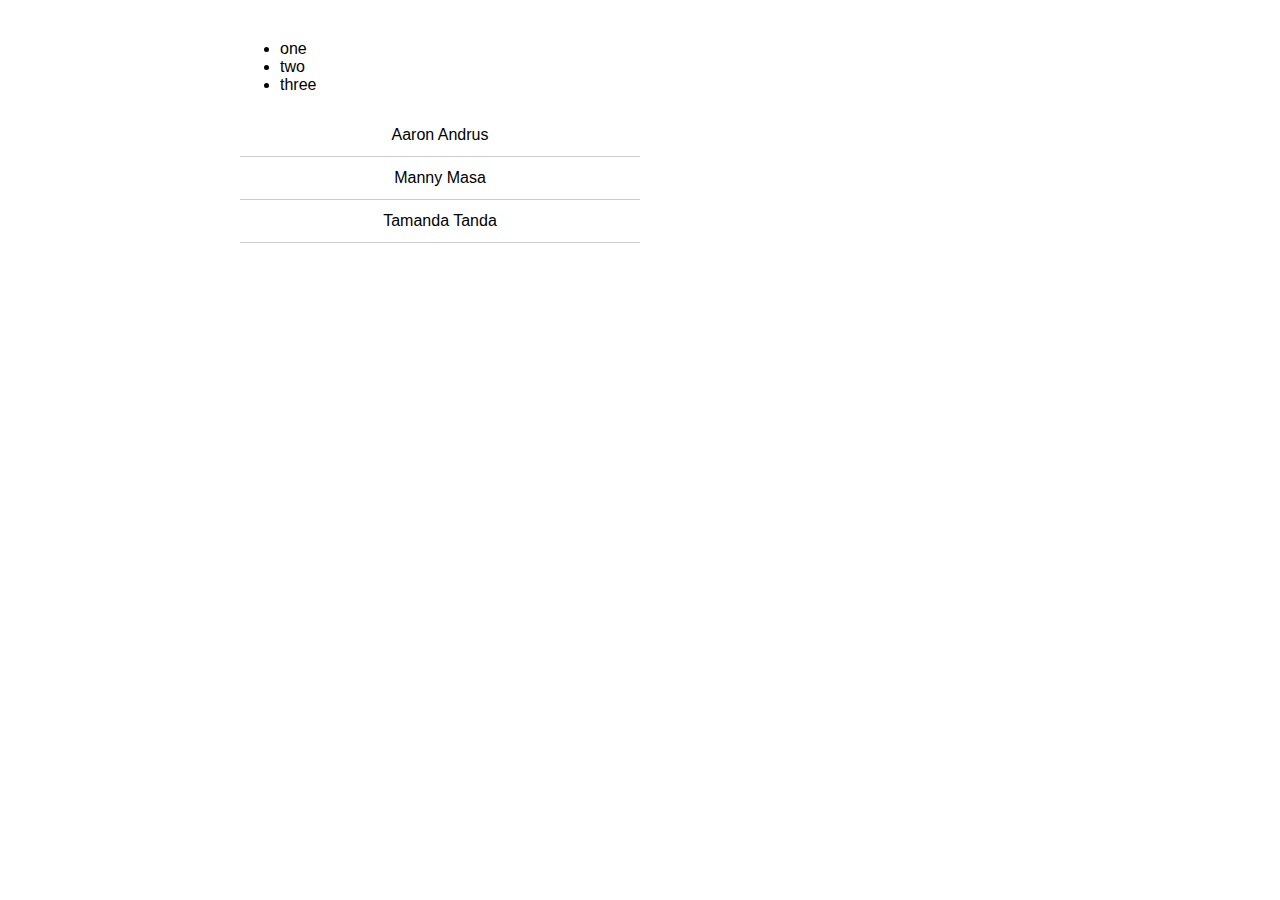
<file: arrayMethods/index.html>
<!DOCTYPE html>
<html lang="en">
<head>
    <meta charset="UTF-8">
    <meta name="viewport" content="width=device-width, initial-scale=1.0">
    <title>Week 6A</title>
    <link rel="stylesheet" href="style.css">
</head>
<body>
    <ul id="list"></ul>
    <table id="student-table"></table>
    <script src="week6a.js"></script>
</body>
</html>
</file>
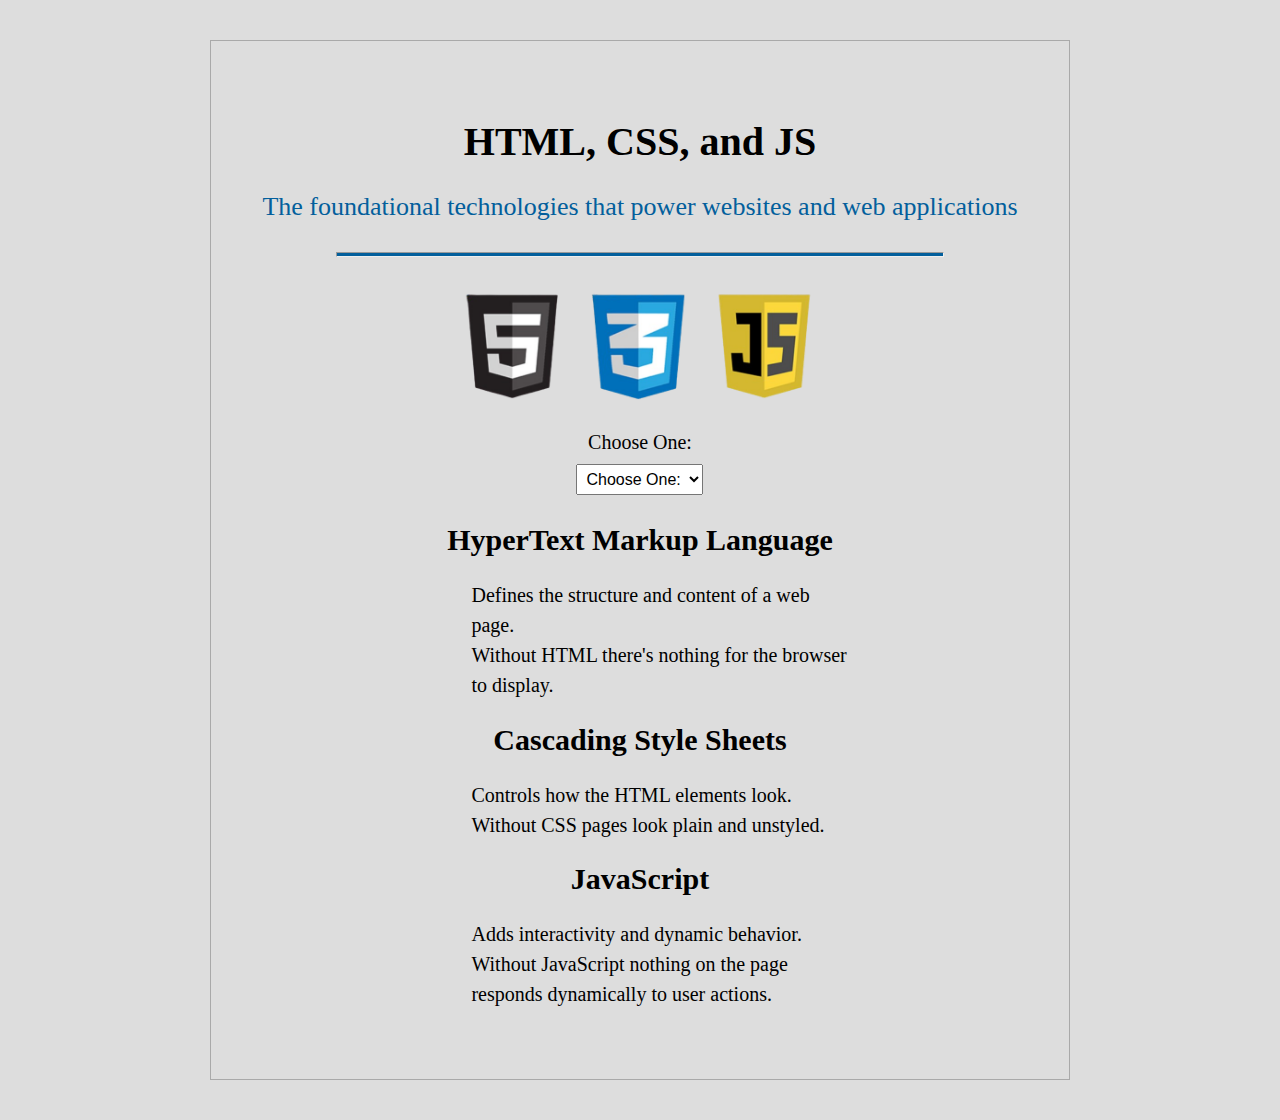
<file: assignment 4/index.html>
<!DOCTYPE html>
<html lang="en">
<head>
    <meta charset="UTF-8">
    <meta name="viewport" content="width=device-width, initial-scale=1.0">
    <title>HTML, CSS, and JS</title>
    <link rel="stylesheet" href="styles.css">
</head>
<body>
    <div id="content">
        <h1>HTML, CSS, and JS</h1>
        
        <p>The foundational technologies that power websites and web applications</p>
        <hr>
        <img src="./image.png" alt="JS, CSS, and HTML logos">
        
        <label for="webdevlist">Choose One:</label>
        <select name="code" id="webdevlist">
            <option>Choose One:</option>
            <option value="html">HTML</option>
            <option value="css">CSS</option>
            <option value="js">JavaScript</option>
        </select>
        
        <div id="topics">
            <h2>HyperText Markup Language</h2>
            <ul class="list">
                <li>Defines the structure and content of a web page.</li>
                <li>Without HTML there's nothing for the browser to display.</li>
            </ul>
            <h2>Cascading Style Sheets</h2>
            <ul class="list">
                <li>Controls how the HTML elements look.</li>
                <li>Without CSS pages look plain and unstyled.</li>
            </ul>
            <h2>JavaScript</h2>
            <ul class="list">
                <li>Adds interactivity and dynamic behavior.</li>
                <li>Without JavaScript nothing on the page responds dynamically to user actions.</li>
            </ul>
        </div>
    </div>
    
    <script src="script.js"></script>
</body>
</html>
</file>
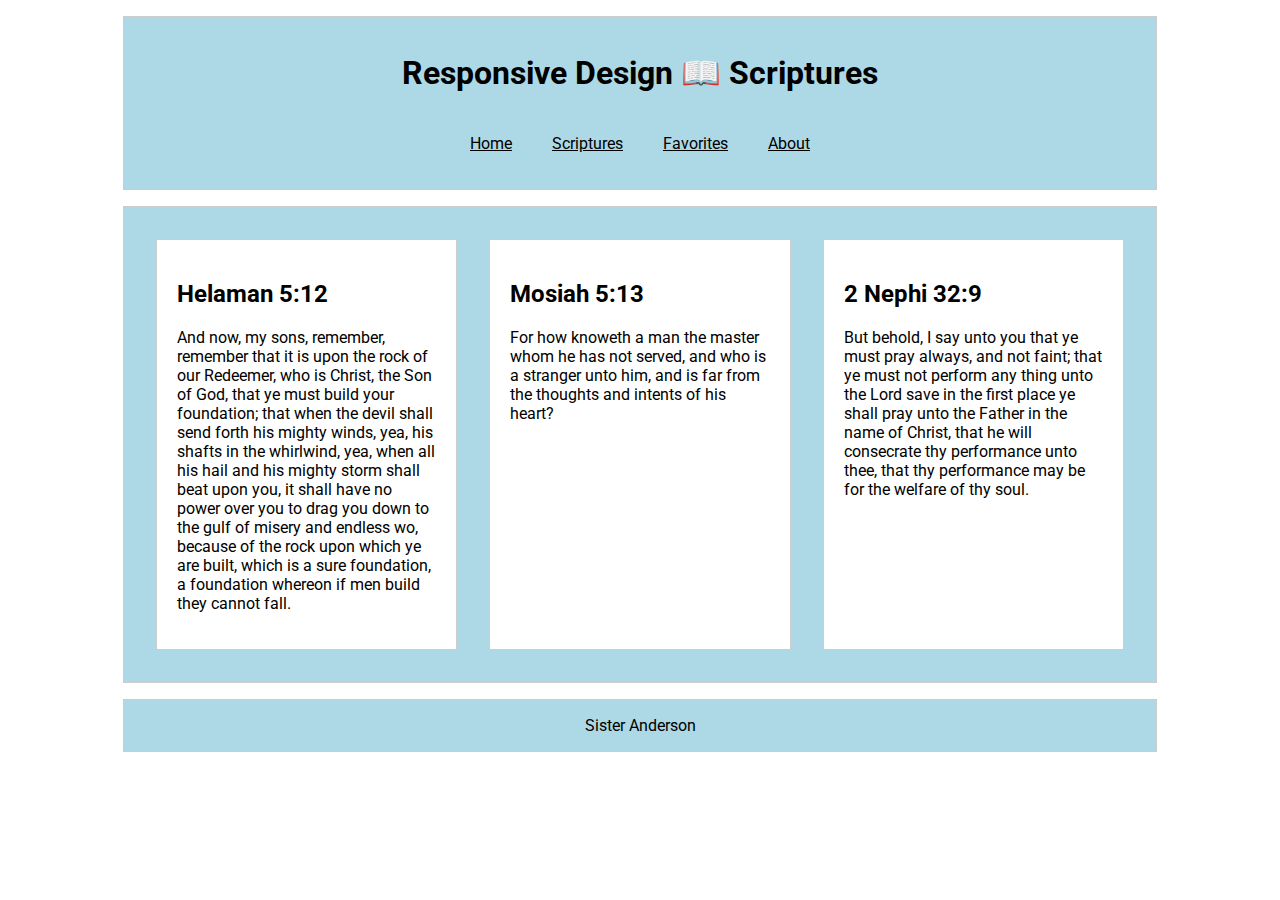
<file: assignment 5/index.html>
<!DOCTYPE html>
<html lang="en">
<head>
    <meta charset="UTF-8">
    <meta name="viewport" content="width=device-width, initial-scale=1.0">
    <title>Responsive Design 📖 Scriptures</title>
    <link rel="stylesheet" href="styles.css">
</head>
<body>
    <header>
        <h1>Responsive Design 📖 Scriptures</h1>
        <button class="menu-btn">
            <div class="bar1"></div>
            <div class="bar2"></div>
            <div class="bar3"></div>
        </button>
        <nav>
            <a href="#">Home</a>
            <a href="#">Scriptures</a>
            <a href="#">Favorites</a>
            <a href="#">About</a>
        </nav>
    </header>
    <main>
        <section>
            <h2>Helaman 5:12</h2>
            <p>
                And now, my sons, remember, remember that it is upon the rock of our
                Redeemer, who is Christ, the Son of God, that ye must build your
                foundation; that when the devil shall send forth his mighty winds,
                yea, his shafts in the whirlwind, yea, when all his hail and his
                mighty storm shall beat upon you, it shall have no power over you to
                drag you down to the gulf of misery and endless wo, because of the
                rock upon which ye are built, which is a sure foundation, a foundation
                whereon if men build they cannot fall.
            </p>
        </section>
        <section>
            <h2>Mosiah 5:13</h2>
            <p>
                For how knoweth a man the master whom he has not served, and who is a
                stranger unto him, and is far from the thoughts and intents of his
                heart?
            </p>
        </section>
        <section>
            <h2>2 Nephi 32:9</h2>
            <p>
                But behold, I say unto you that ye must pray always, and not faint;
                that ye must not perform any thing unto the Lord save in the first
                place ye shall pray unto the Father in the name of Christ, that he
                will consecrate thy performance unto thee, that thy performance may be
                for the welfare of thy soul.
            </p>
        </section>
    </main>
    <footer>Sister Anderson</footer>
    <script src="script.js"></script>
</body>
</html>
</file>
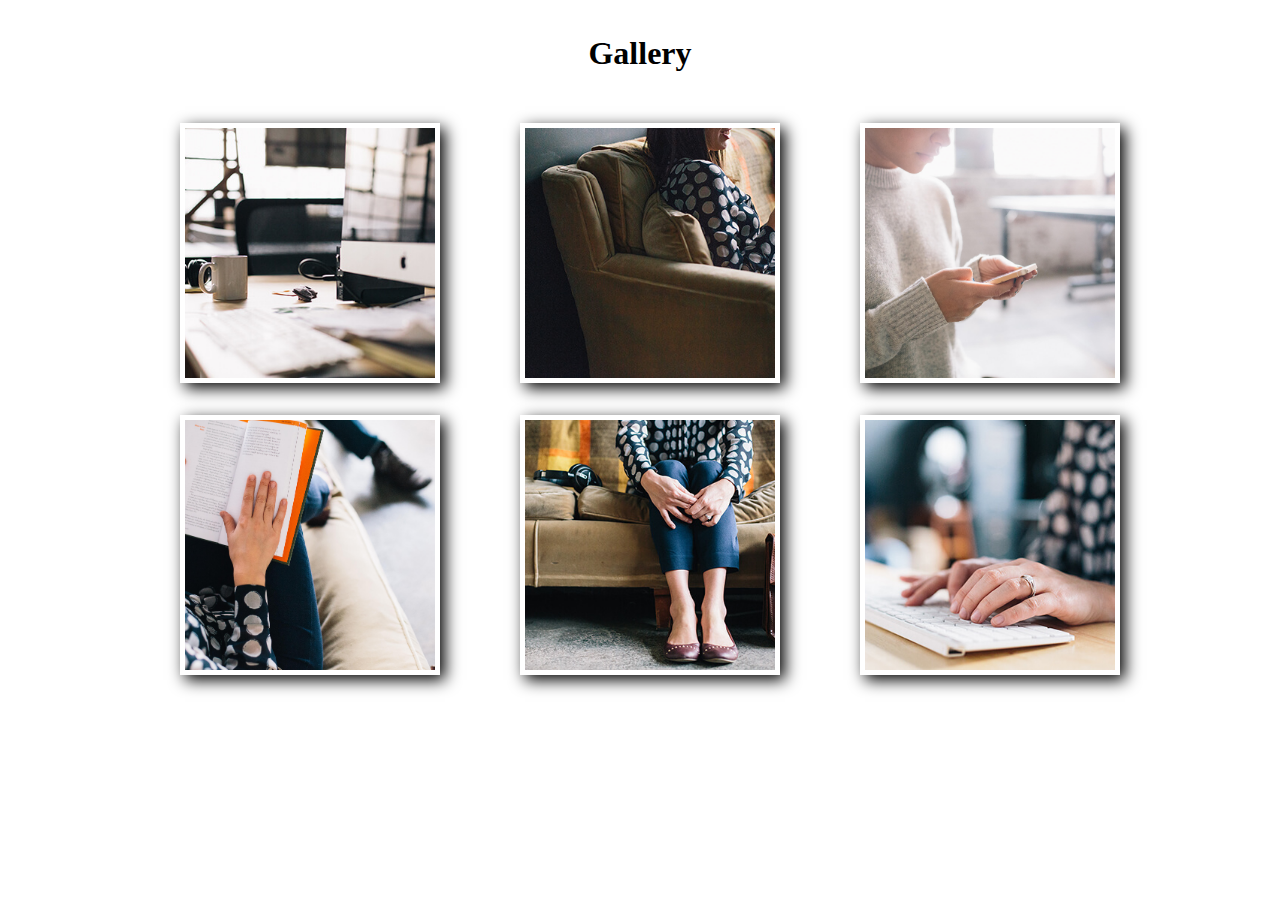
<file: assignment 6/index.html>
<!DOCTYPE html>
<html lang="en">
<head>
    <meta charset="UTF-8">
    <meta name="viewport" content="width=device-width, initial-scale=1.0">
    <title>Gallery with Modal</title>
    <link rel="stylesheet" href="styles.css">
</head>
<body>
    <h1>Gallery</h1>
    <section class="gallery">
        <figure>  
            <img src="images/image1.jpg" alt="Gallery image 1" data-full="images/image1.jpg">
        </figure>
        <figure>  
            <img src="images/image2.jpg" alt="Gallery image 2" data-full="images/image2.jpg">
        </figure>
        <figure>  
            <img src="images/image3.jpg" alt="Gallery image 3" data-full="images/image3.jpg">
        </figure>
        <figure>  
            <img src="images/image4.jpg" alt="Gallery image 4" data-full="images/image4.jpg">
        </figure>
        <figure>  
            <img src="images/image5.jpg" alt="Gallery image 5" data-full="images/image5.jpg">
        </figure>
        <figure>  
            <img src="images/image6.jpg" alt="Gallery image 6" data-full="images/image6.jpg">
        </figure>
    </section>
    <dialog>
        <img>
        <button class="close-viewer">X</button>
    </dialog>
    <script src="script.js"></script>
</body>
</html>
</file>
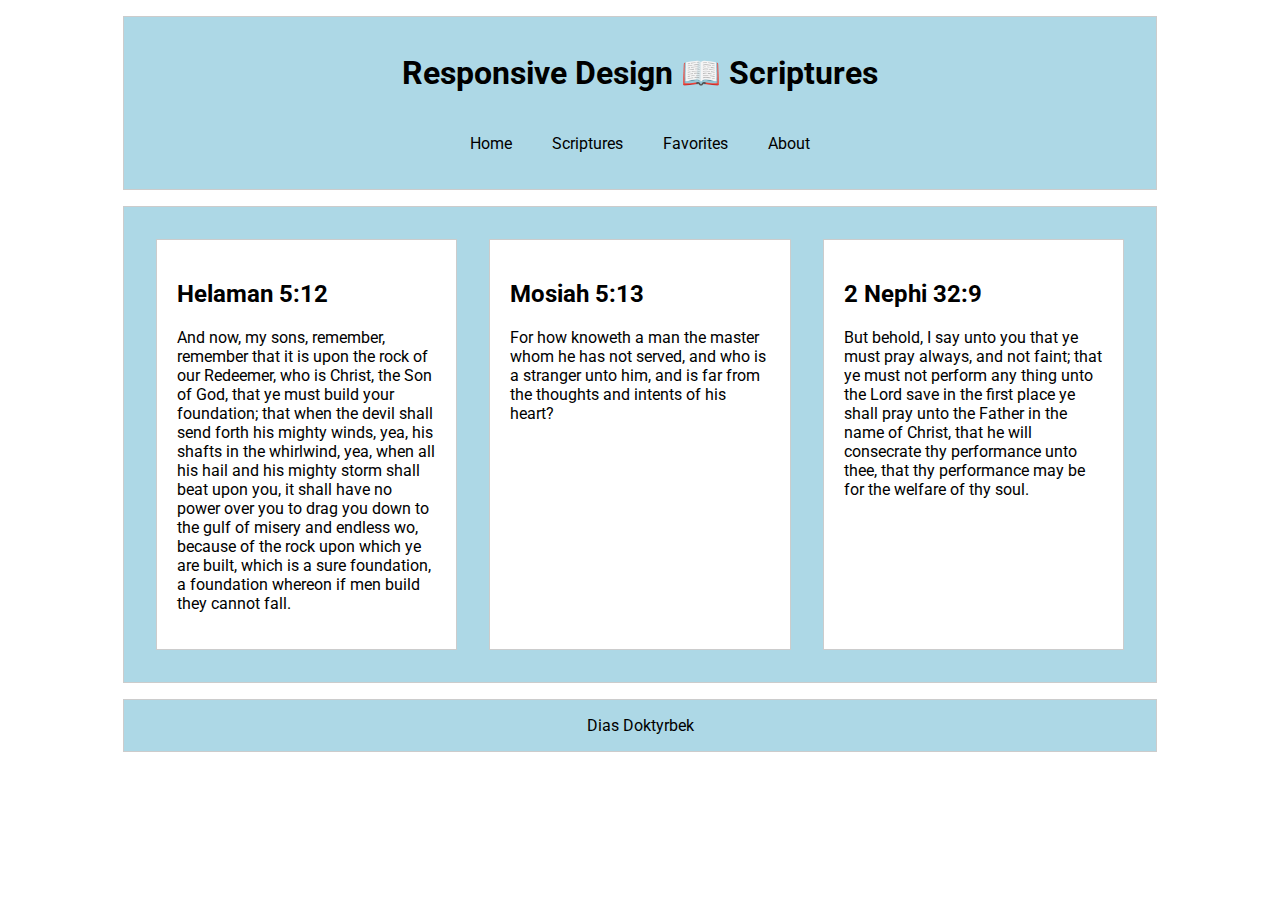
<file: assignment 7/index.html>
<!DOCTYPE html>
<html lang="en">
<head>
    <meta charset="UTF-8">
    <meta name="viewport" content="width=device-width, initial-scale=1.0">
    <title>Responsive Design 📖 Scriptures</title>
    <link rel="stylesheet" href="styles.css">
</head>
<body>
    <header>
        <h1>Responsive Design 📖 Scriptures</h1>
        <button class="menu-btn">
            <div class="bar1"></div>
            <div class="bar2"></div>
            <div class="bar3"></div>
        </button>
        <nav class="hide">
            <a href="#">Home</a>
            <a href="#">Scriptures</a>
            <a href="#">Favorites</a>
            <a href="#">About</a>
        </nav>
    </header>
    <main>
        <section>
            <h2>Helaman 5:12</h2>
            <p>
                And now, my sons, remember, remember that it is upon the rock of our
                Redeemer, who is Christ, the Son of God, that ye must build your
                foundation; that when the devil shall send forth his mighty winds,
                yea, his shafts in the whirlwind, yea, when all his hail and his
                mighty storm shall beat upon you, it shall have no power over you to
                drag you down to the gulf of misery and endless wo, because of the
                rock upon which ye are built, which is a sure foundation, a foundation
                whereon if men build they cannot fall.
            </p>
        </section>
        <section>
            <h2>Mosiah 5:13</h2>
            <p>
                For how knoweth a man the master whom he has not served, and who is a
                stranger unto him, and is far from the thoughts and intents of his
                heart?
            </p>
        </section>
        <section>
            <h2>2 Nephi 32:9</h2>
            <p>
                But behold, I say unto you that ye must pray always, and not faint;
                that ye must not perform any thing unto the Lord save in the first
                place ye shall pray unto the Father in the name of Christ, that he
                will consecrate thy performance unto thee, that thy performance may be
                for the welfare of thy soul.
            </p>
        </section>
    </main>
    <footer>Dias Doktyrbek</footer>
    <script src="script.js"></script>
</body>
</html>
</file>
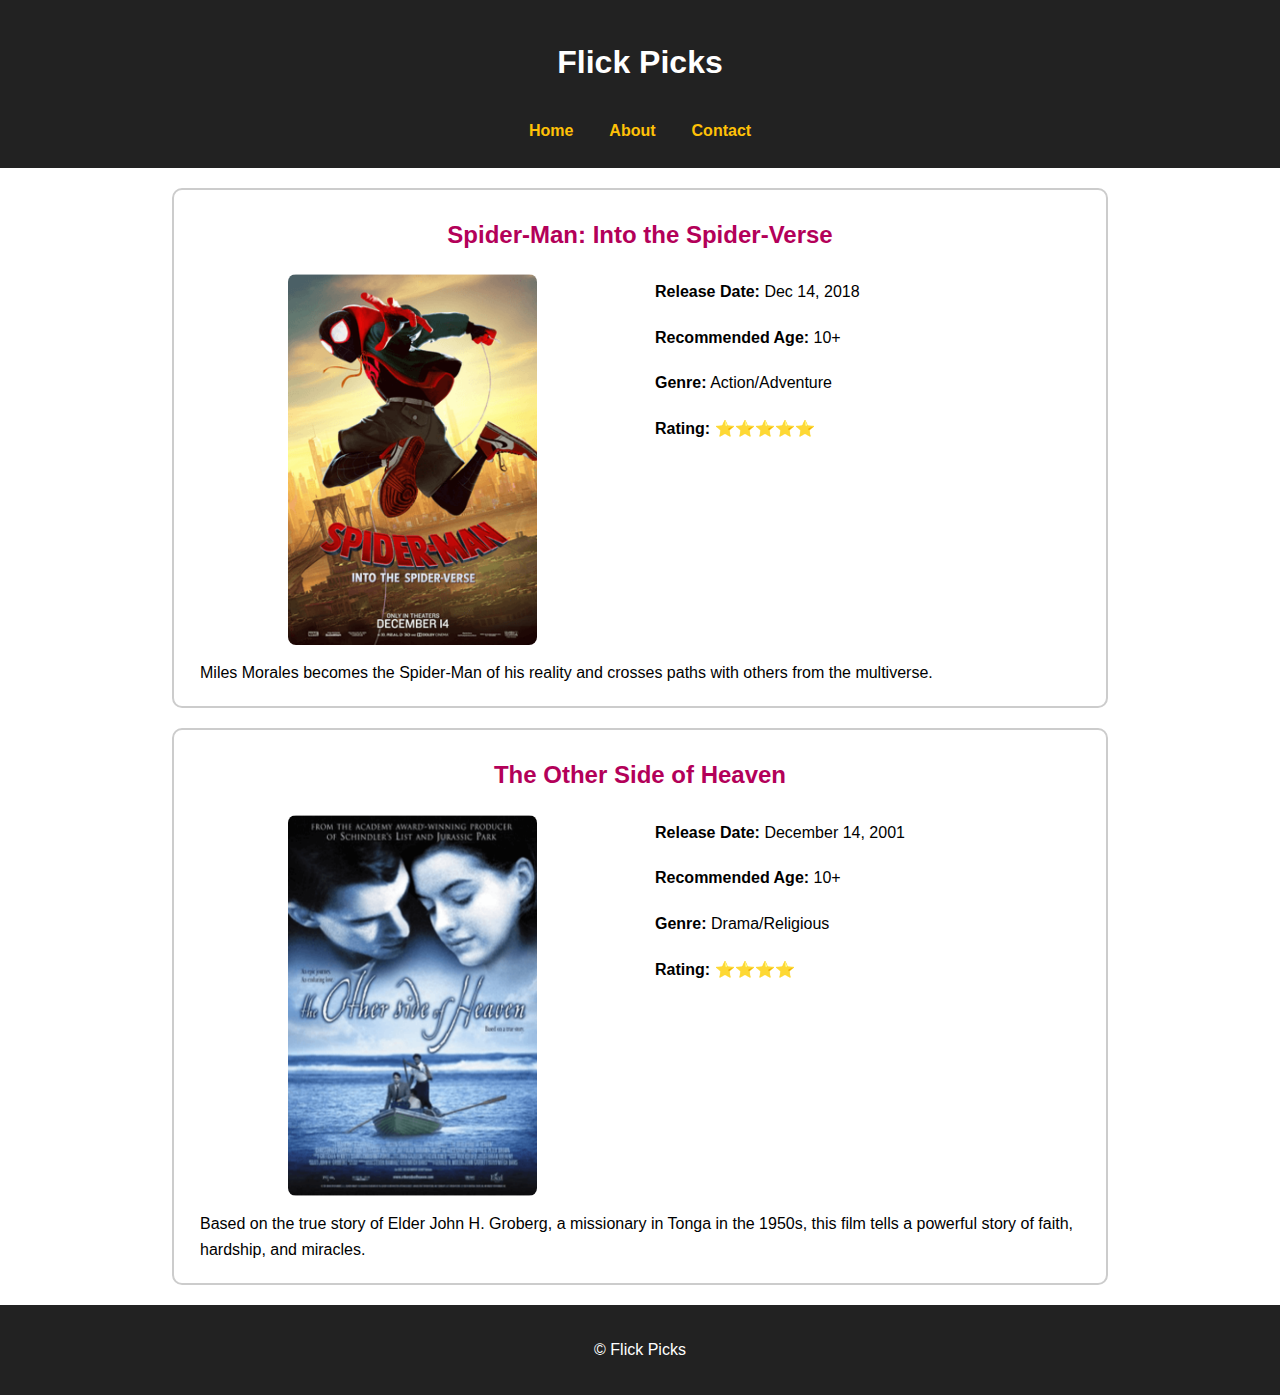
<file: assignment 8/index.html>
<!DOCTYPE html>
<html lang="en">
<head>
    <meta charset="UTF-8">
    <meta name="viewport" content="width=device-width, initial-scale=1.0">
    <title>Flick Picks - Movie Reviews</title>
    <link rel="stylesheet" href="styles.css">
</head>
<body>
    <header>
        <h1>Flick Picks</h1>
        <nav>
            <ul class="main-nav">
                <li><a href="#">Home</a></li>
                <li><a href="#">About</a></li>
                <li><a href="#">Contact</a></li>
            </ul>
        </nav>
    </header>
    
    <main id="main-content" role="main">
        <section id="movie-list" aria-label="Movie Reviews">
            <article class="movie">
                <h2>Spider-Man: Into the Spider-Verse</h2>
                <img src="image1.png" alt="Miles Morales swinging through the city">
                <p><strong>Release Date:</strong> Dec 14, 2018</p>
                <p><strong>Recommended Age:</strong> 10+</p>
                <p><strong>Genre:</strong> Action/Adventure</p>
                <p><strong>Rating:</strong> <span>⭐⭐⭐⭐⭐</span></p>
                <p class="desc">Miles Morales becomes the Spider-Man of his reality and crosses paths with others from the multiverse.</p>
            </article>
            
            <article class="movie">
                <h2>The Other Side of Heaven</h2>
                <img src="image2.png" alt="A young couple and missionaries in a row boat on the ocean">
                <p><strong>Release Date:</strong> December 14, 2001</p>
                <p><strong>Recommended Age:</strong> 10+</p>
                <p><strong>Genre:</strong> Drama/Religious</p>
                <p><strong>Rating:</strong> <span>⭐⭐⭐⭐</span></p>
                <p class="desc">Based on the true story of Elder John H. Groberg, a missionary in Tonga in the 1950s, this film tells a powerful story of faith, hardship, and miracles.</p>
            </article>
        </section>
    </main>
    
    <footer>
        <p>&copy; Flick Picks</p>
    </footer>
</body>
</html>
</file>
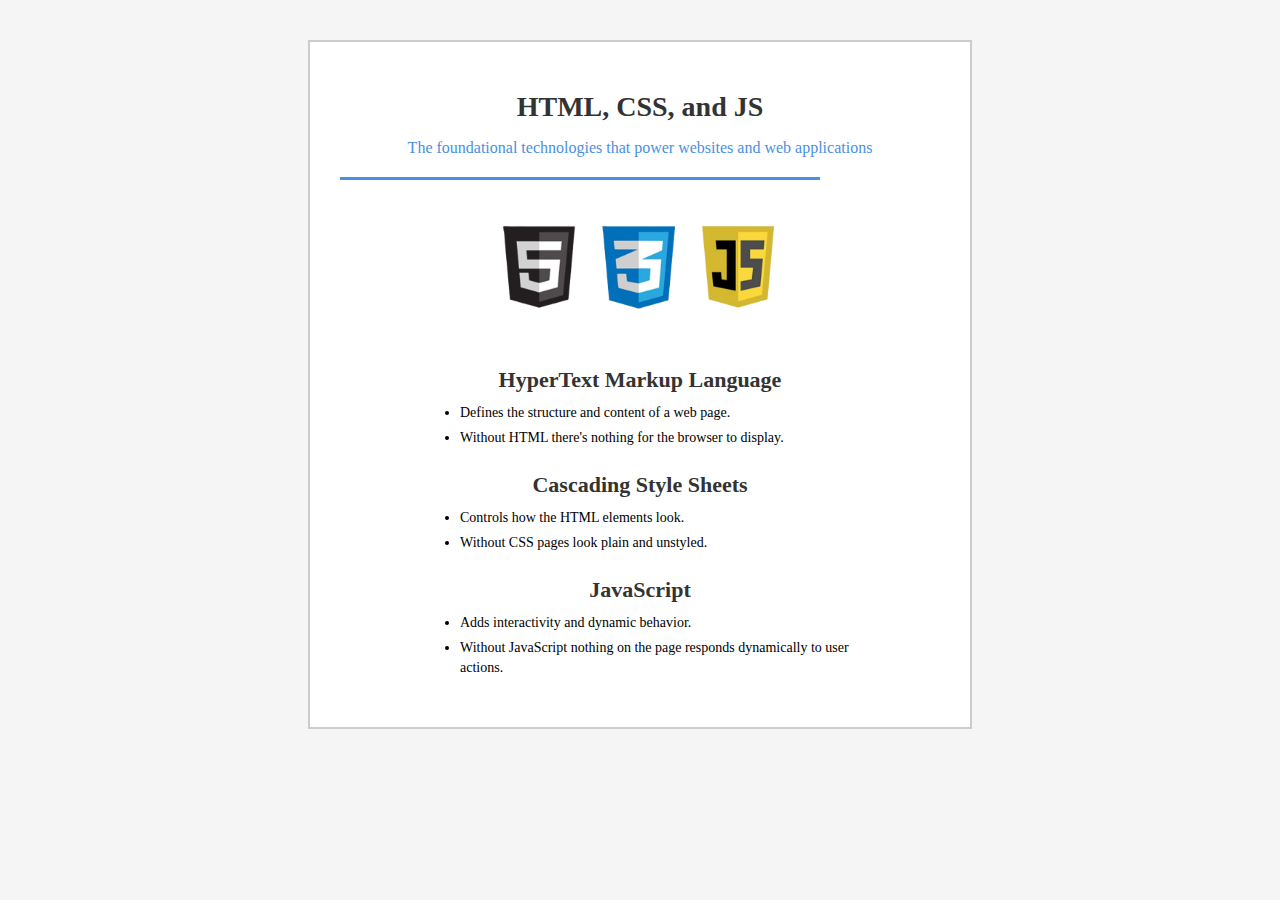
<file: assignment2/index.html>
<!doctype html>
<html>

<head>
    <meta name="description" content="An in-depth guide to HTML meta tags.">
    <meta name="author" content="Jane Doe">
    <title>html css js</title>
    <link rel="stylesheet" href="style.css">
</head>

<body>
    <div id="content">
        <h1>HTML, CSS, and JS</h1>
        <p>The foundational technologies that power websites and web applications</p>
        <hr>
        <img src="logo.png" alt="JS, CSS, and HTML logos">

        <div id="topics">
            <h2>HyperText Markup Language</h2>
            <ul class="list">
                <li>Defines the structure and content of a web page.</li>
                <li>Without HTML there's nothing for the browser to display.</li>
            </ul>

            <h2>Cascading Style Sheets</h2>
            <ul class="list">
                <li>Controls how the HTML elements look.</li>
                <li>Without CSS pages look plain and unstyled.</li>
            </ul>

            <h2>JavaScript</h2>
            <ul class="list">
                <li>Adds interactivity and dynamic behavior.</li>
                <li>Without JavaScript nothing on the page responds dynamically to user actions.</li>
            </ul>
        </div>
    </div>
</body>

</html>
</file>
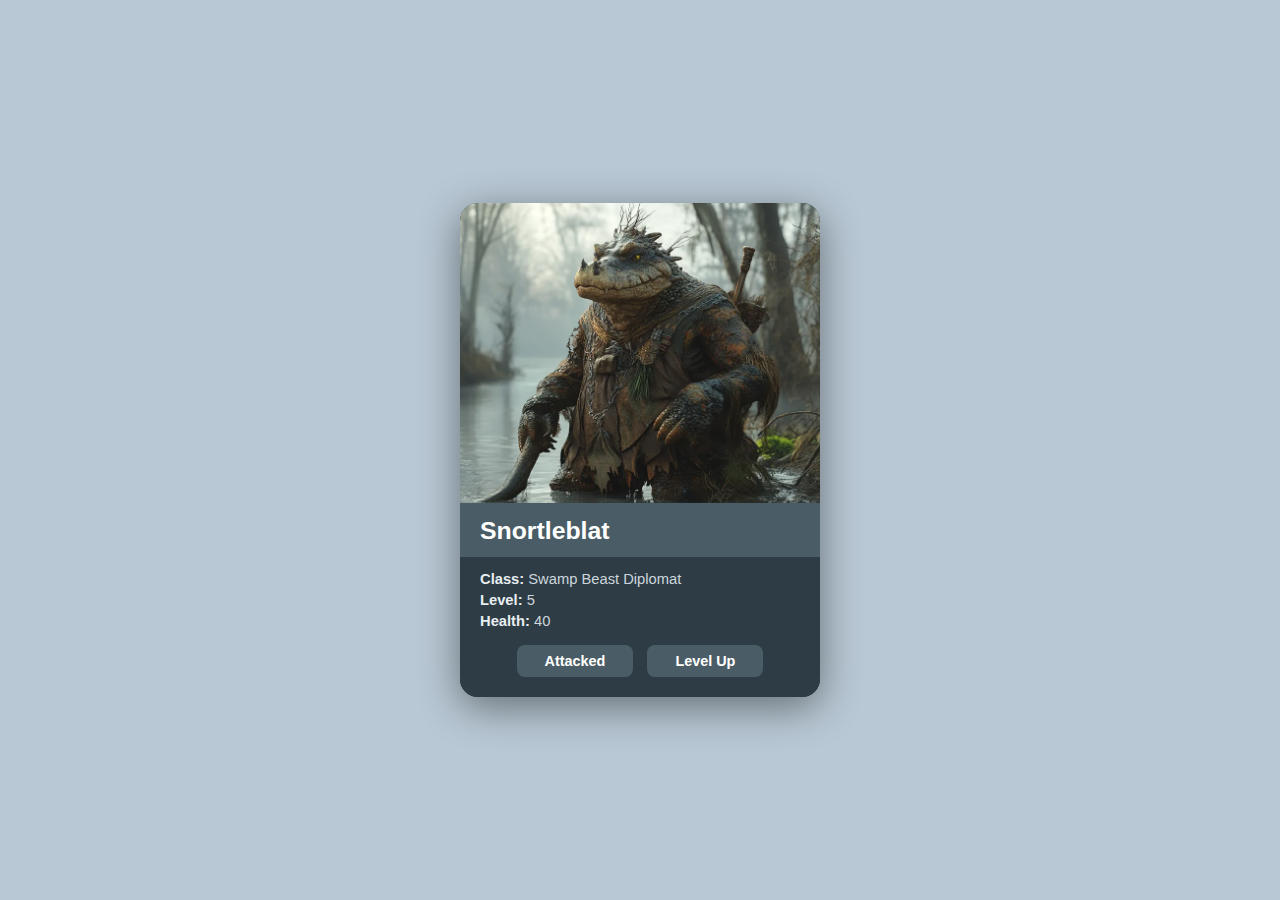
<file: charactercard/index.html>
<!DOCTYPE html>
<html lang="en">
<head>
  <meta charset="UTF-8">
  <meta name="viewport" content="width=device-width, initial-scale=1.0">
  <title>Snortleblat – Character Card</title>
  <meta name="description" content="Meet Snortleblat, a Level 5 Swamp Beast Diplomat with 40 health points. Attack or level up this unique fantasy character card.">

  <!-- Open Graph (Facebook, LinkedIn, etc.) -->
  <meta property="og:type" content="website">
  <meta property="og:title" content="Snortleblat – Character Card">
  <meta property="og:description" content="Meet Snortleblat, a Level 5 Swamp Beast Diplomat with 40 health points. Attack or level up this unique fantasy character card.">
  <meta property="og:url" content="https://yourURLofPage.here">
  <meta property="og:image" content="https://yourURLofSocialPreviewImageHere.png">

  <!-- Twitter Card -->
  <meta name="twitter:card" content="summary_large_image">
  <meta name="twitter:title" content="Snortleblat – Character Card">
  <meta name="twitter:description" content="Meet Snortleblat, a Level 5 Swamp Beast Diplomat with 40 health points. Attack or level up this unique fantasy character card.">
  <meta name="twitter:image" content="https://yourURLofSocialPreviewImageHere.png">

  <!-- Favicon -->
  <link rel="icon" href="/favicon.ico">
  <!-- Apple Touch Icon -->
  <link rel="apple-touch-icon" href="/images/apple-touch-icon.png">

  <link rel="stylesheet" href="styles.css">
</head>
<body>
  <main>
    <div class="card" id="character-card">
      <img id="card-image" src="image.png" alt="Snortleblat the Swamp Beast Diplomat" onerror="this.style.outline='3px solid red'; console.error('Image not found:', this.src)">
      <div class="card-body">
        <h1 id="card-name"></h1>
      </div>
      <div class="card-stats">
        <p><strong>Class:</strong> <span id="card-class"></span></p>
        <p><strong>Level:</strong> <span id="card-level"></span></p>
        <p><strong>Health:</strong> <span id="card-health"></span></p>
        <div class="card-buttons">
          <button id="btn-attacked" onclick="character.attacked()">Attacked</button>
          <button id="btn-levelup" onclick="character.levelUp()">Level Up</button>
        </div>
      </div>
    </div>
  </main>

  <script src="script.js"></script>
</body>
</html>
</file>
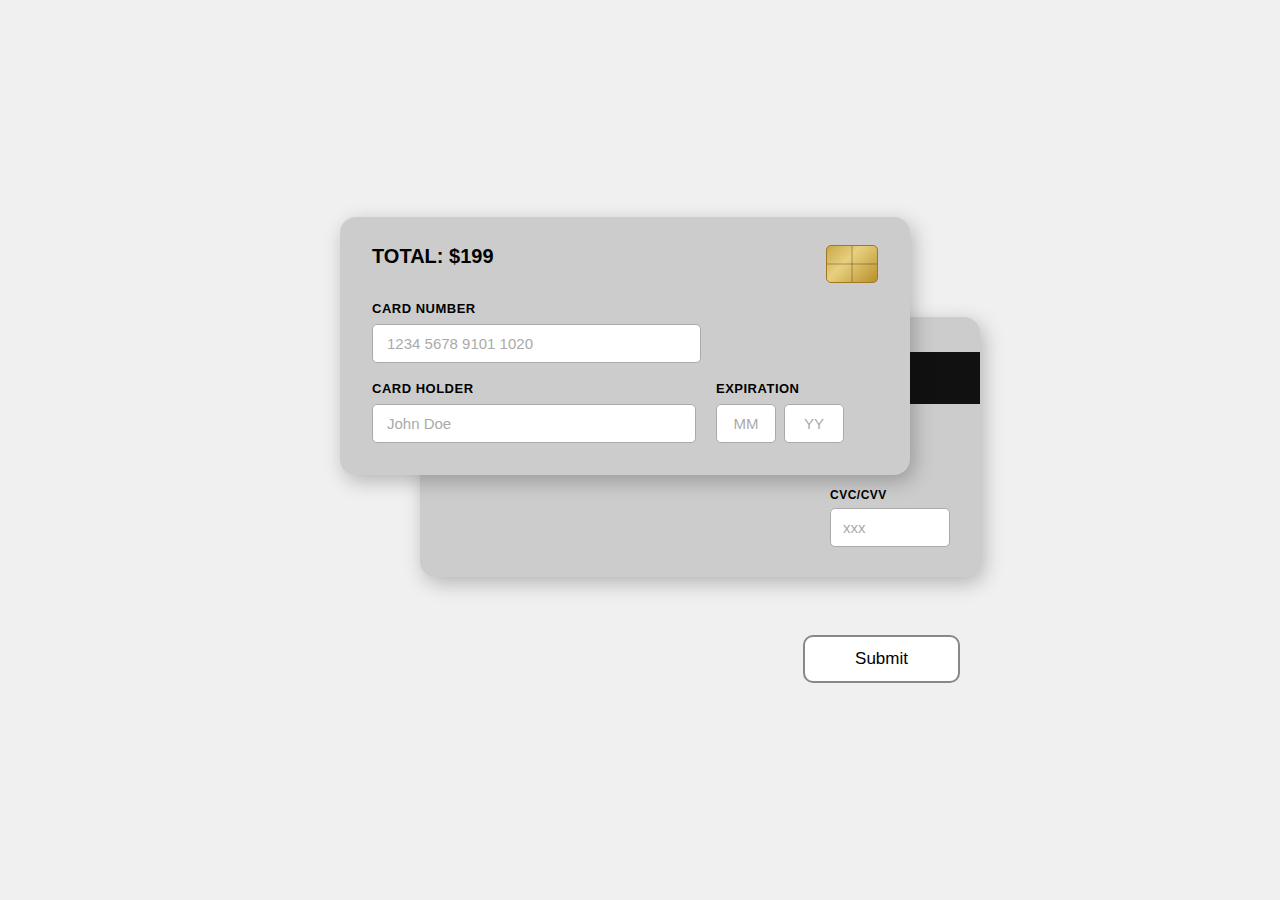
<file: credit/index.html>
<!DOCTYPE html>
<html lang="en">
<head>
    <meta charset="UTF-8">
    <meta name="viewport" content="width=device-width, initial-scale=1.0">
    <title>Credit Card Payment</title>
    <link rel="icon" href="data:image/svg+xml,<svg xmlns=%22http://www.w3.org/2000/svg%22 viewBox=%220 0 100 100%22><text y=%22.9em%22 font-size=%2290%22>💳</text></svg>">
    <link rel="stylesheet" href="styles.css">
</head>
<body>
    <div class="container">
        <form id="creditCardForm" novalidate>

            <!-- Back Card (behind) -->
            <div class="card card-back">
                <div class="magnetic-stripe"></div>
                <div class="cvv-section">
                    <label for="cvv">CVC/CVV</label>
                    <input type="text" id="cvv" name="cvv" placeholder="xxx" maxlength="3" required>
                </div>
            </div>

            <!-- Front Card (on top) -->
            <div class="card card-front">
                <div class="total-section">
                    <span>TOTAL: $199</span>
                    <div class="chip"></div>
                </div>

                <div class="card-number-section">
                    <label for="cardNumber">CARD NUMBER</label>
                    <input type="text" id="cardNumber" name="cardNumber" placeholder="1234 5678 9101 1020" maxlength="19" required>
                </div>

                <div class="bottom-row">
                    <div class="card-holder-section">
                        <label for="cardHolder">CARD HOLDER</label>
                        <input type="text" id="cardHolder" name="cardHolder" placeholder="John Doe" required>
                    </div>

                    <div class="card-expiration" id="cardExpiration">
                        <label id="expirationDate">EXPIRATION</label>
                        <div class="exp-inputs">
                            <input type="text" id="month" name="expMonth" placeholder="MM" maxlength="2" aria-labelledby="expirationDate" required>
                            <input type="text" id="year" name="expYear" placeholder="YY" maxlength="2" aria-labelledby="expirationDate" required>
                        </div>
                    </div>
                </div>
            </div>

            <button type="submit" class="submit-btn">Submit</button>
        </form>

        <div id="feedback" class="feedback hidden"></div>
    </div>

    <script src="script.js"></script>
</body>
</html>
</file>
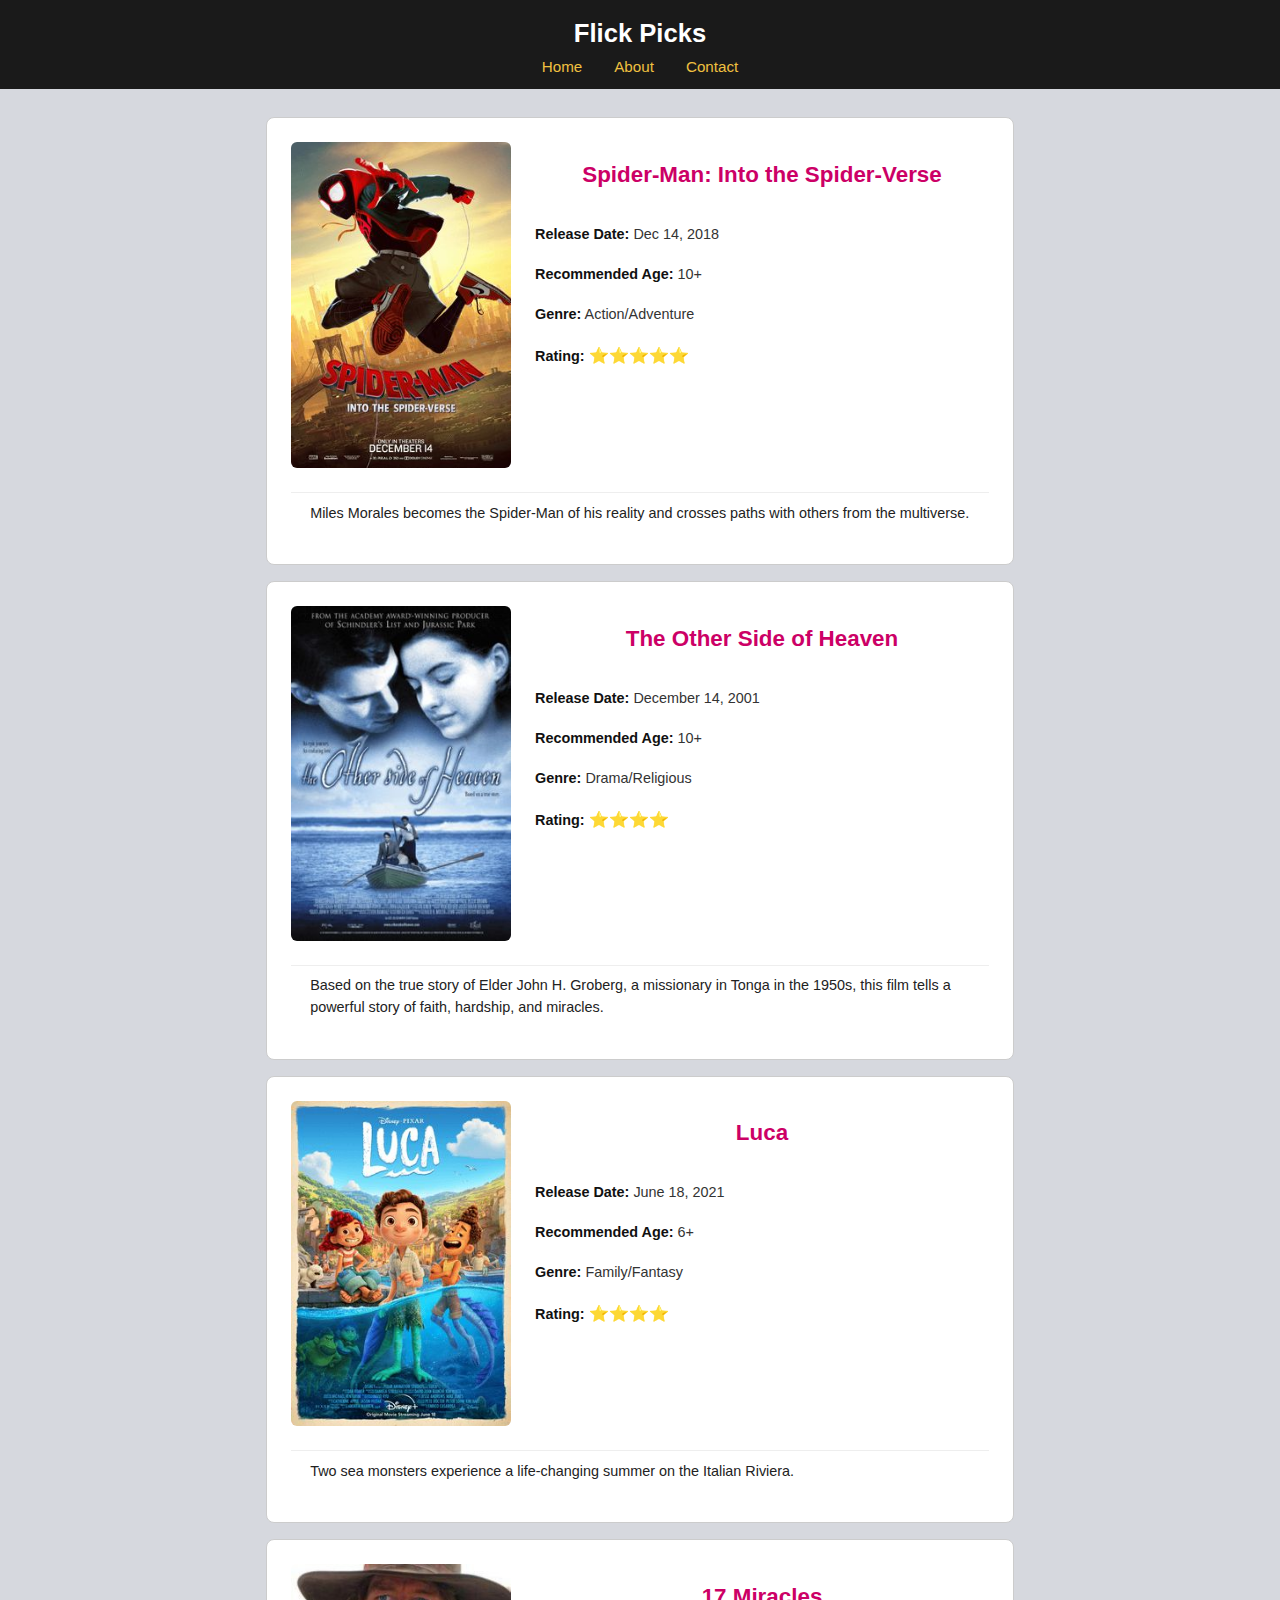
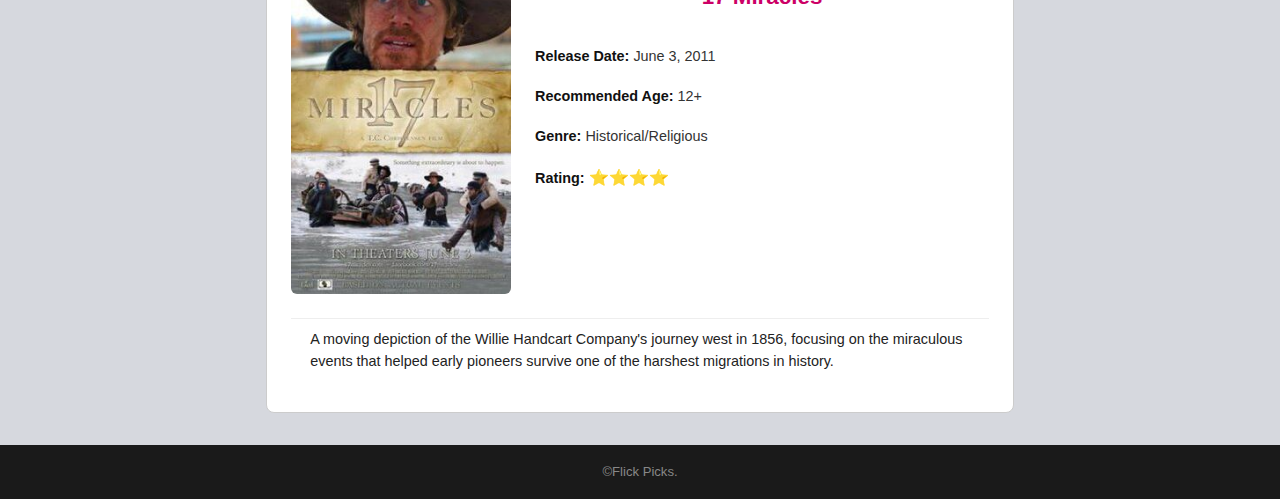
<file: dContent/index.html>
<!DOCTYPE html>
<html lang="en">
<head>
  <meta charset="UTF-8" />
  <meta name="viewport" content="width=device-width, initial-scale=1.0"/>
  <title>Flick Picks</title>
  <link rel="stylesheet" href="style.css"/>
</head>
<body>

  <!-- NAVBAR -->
  <header>
    <nav class="navbar" aria-label="Main Navigation">
      <div class="logo">Flick Picks</div>
      <ul class="nav-links">
        <li><a href="#">Home</a></li>
        <li><a href="#">About</a></li>
        <li><a href="#">Contact</a></li>
      </ul>
    </nav>
  </header>

  <!-- MAIN CONTENT -->
  <main id="main-content" role="main">
    <section id="movie-list" aria-label="Movie Reviews">
      <!-- Movies injected here by JavaScript -->
    </section>
  </main>

  <!-- FOOTER -->
  <footer>
    <p>&copy;Flick Picks.</p>
  </footer>

  <script src="script.js"></script>
</body>
</html>
</file>
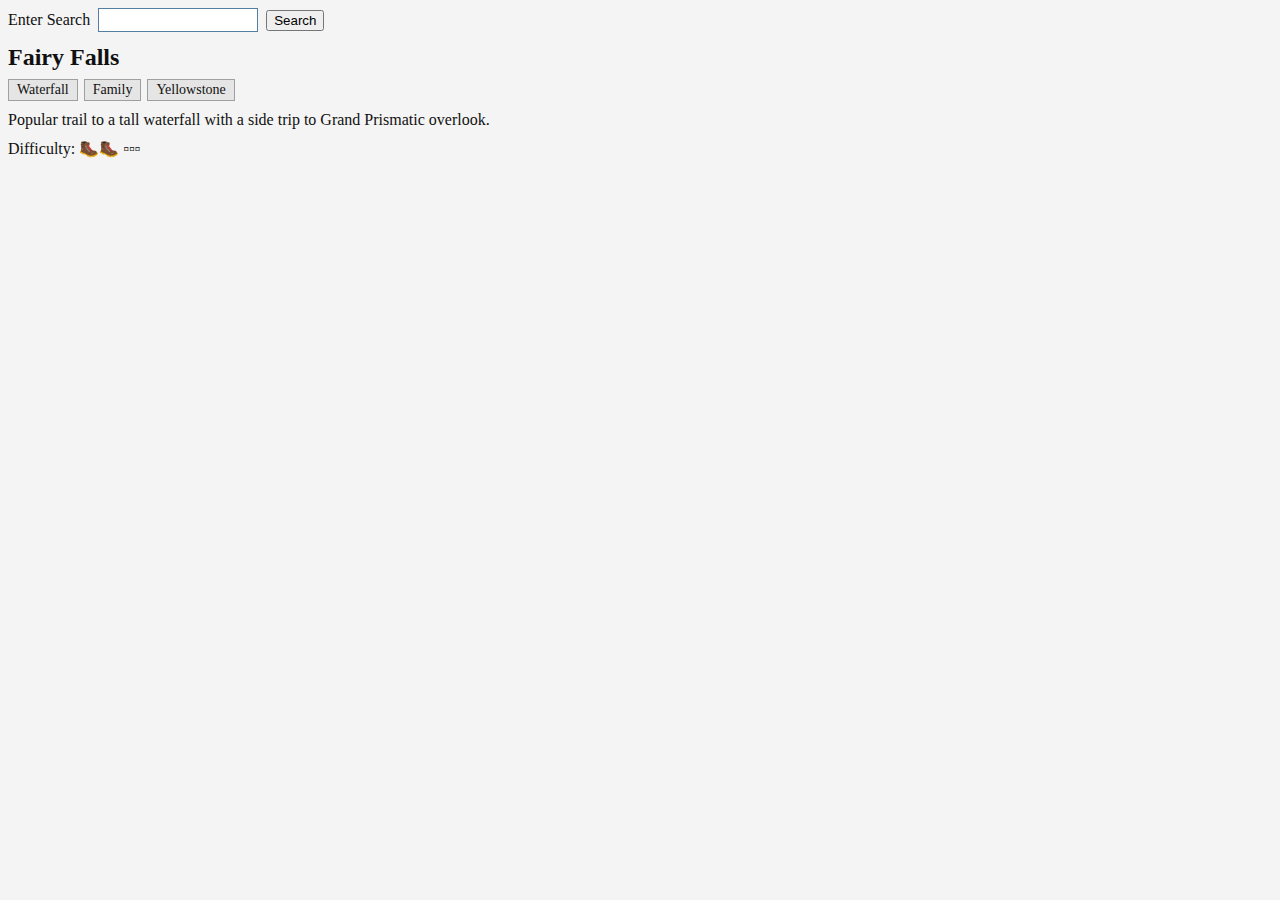
<file: filterning and sorting/index.html>
<!DOCTYPE html>
<html lang="en">
<head>
  <meta charset="UTF-8" />
  <meta name="viewport" content="width=device-width, initial-scale=1.0" />
  <title>Hike Search</title>
  <link rel="stylesheet" href="styles.css" />
</head>
<body>
  <main class="container">
    <form id="search-form" class="search-row">
      <label for="search-input">Enter Search</label>
      <input id="search-input" name="search" type="text" autocomplete="off" />
      <button type="submit">Search</button>
    </form>

    <section id="results" aria-live="polite"></section>
  </main>

  <script src="app.js"></script>
</body>
</html>
</file>
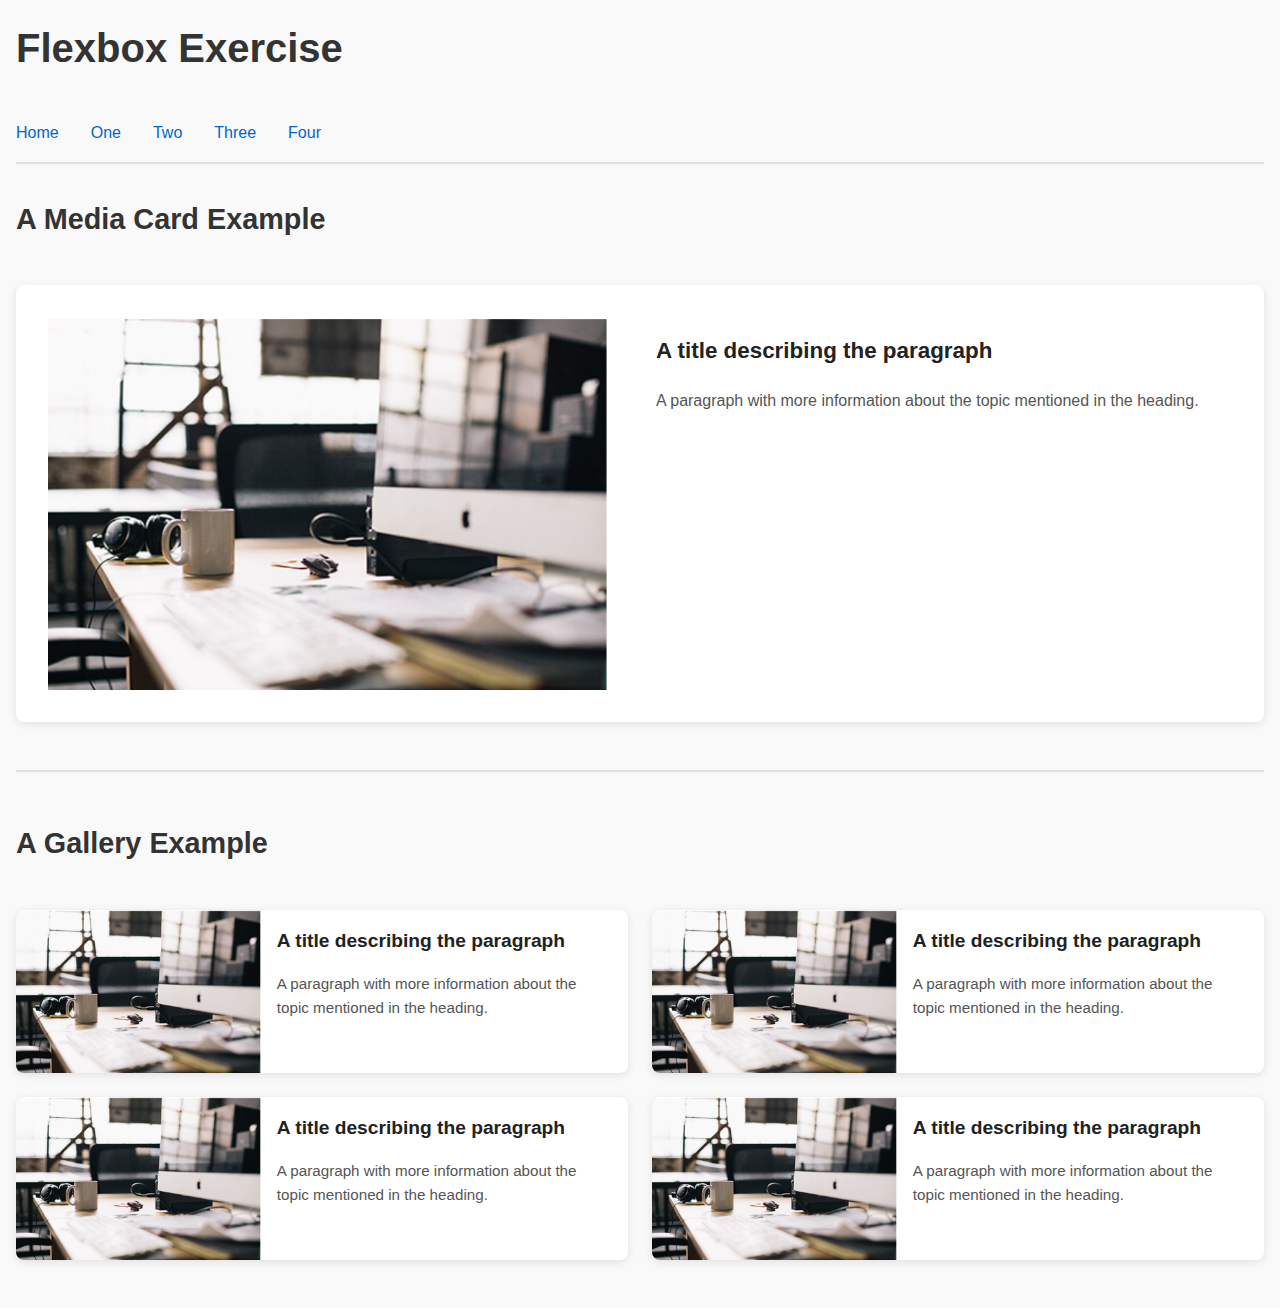
<file: flexbox/index.html>
<!DOCTYPE html>
<html lang="en">
<head>
    <meta charset="UTF-8" />
    <meta name="viewport" content="width=device-width, initial-scale=1.0" />
    <title>Flexbox Exercise</title>
    <link rel="stylesheet" href="flexbox.css" />
</head>
<body>
    <header>
        <h1>Flexbox Exercise</h1>
        <nav>
            <ul class="main-nav">
                <li><a href="#">Home</a></li>
                <li><a href="#">One</a></li>
                <li><a href="#">Two</a></li>
                <li><a href="#">Three</a></li>
                <li><a href="#">Four</a></li>
            </ul>
        </nav>
    </header>

    <main>
        <!-- Media Card Section -->
        <section class="media-card-container">
            <h2>A Media Card Example</h2>
            <article class="media-card-layout">
                <div class="media-card-image">
                    <img src="image.png" alt="work desk with monitor">
                </div>
                <div class="media-card-content">
                    <h3>A title describing the paragraph</h3>
                    <p>A paragraph with more information about the topic mentioned in the heading.</p>
                </div>
            </article>
            <hr>
        </section>

        <!-- Gallery Section -->
        <section class="gallery-container">
            <h2>A Gallery Example</h2>
            <div class="gallery">
                <article class="media-card">
                    <div class="media-card-image">
                        <img src="image.png" alt="work desk with monitor">
                    </div>
                    <div class="media-card-content">
                        <h3>A title describing the paragraph</h3>
                        <p>A paragraph with more information about the topic mentioned in the heading.</p>
                    </div>
                </article>

                <article class="media-card">
                    <div class="media-card-image">
                        <img src="image.png" alt="work desk with monitor">
                    </div>
                    <div class="media-card-content">
                        <h3>A title describing the paragraph</h3>
                        <p>A paragraph with more information about the topic mentioned in the heading.</p>
                    </div>
                </article>

                <article class="media-card">
                    <div class="media-card-image">
                        <img src="image.png" alt="work desk with monitor">
                    </div>
                    <div class="media-card-content">
                        <h3>A title describing the paragraph</h3>
                        <p>A paragraph with more information about the topic mentioned in the heading.</p>
                    </div>
                </article>

                <article class="media-card">
                    <div class="media-card-image">
                        <img src="image.png" alt="work desk with monitor">
                    </div>
                    <div class="media-card-content">
                        <h3>A title describing the paragraph</h3>
                        <p>A paragraph with more information about the topic mentioned in the heading.</p>
                    </div>
                </article>
            </div>
        </section>
    </main>
</body>
</html>
</file>
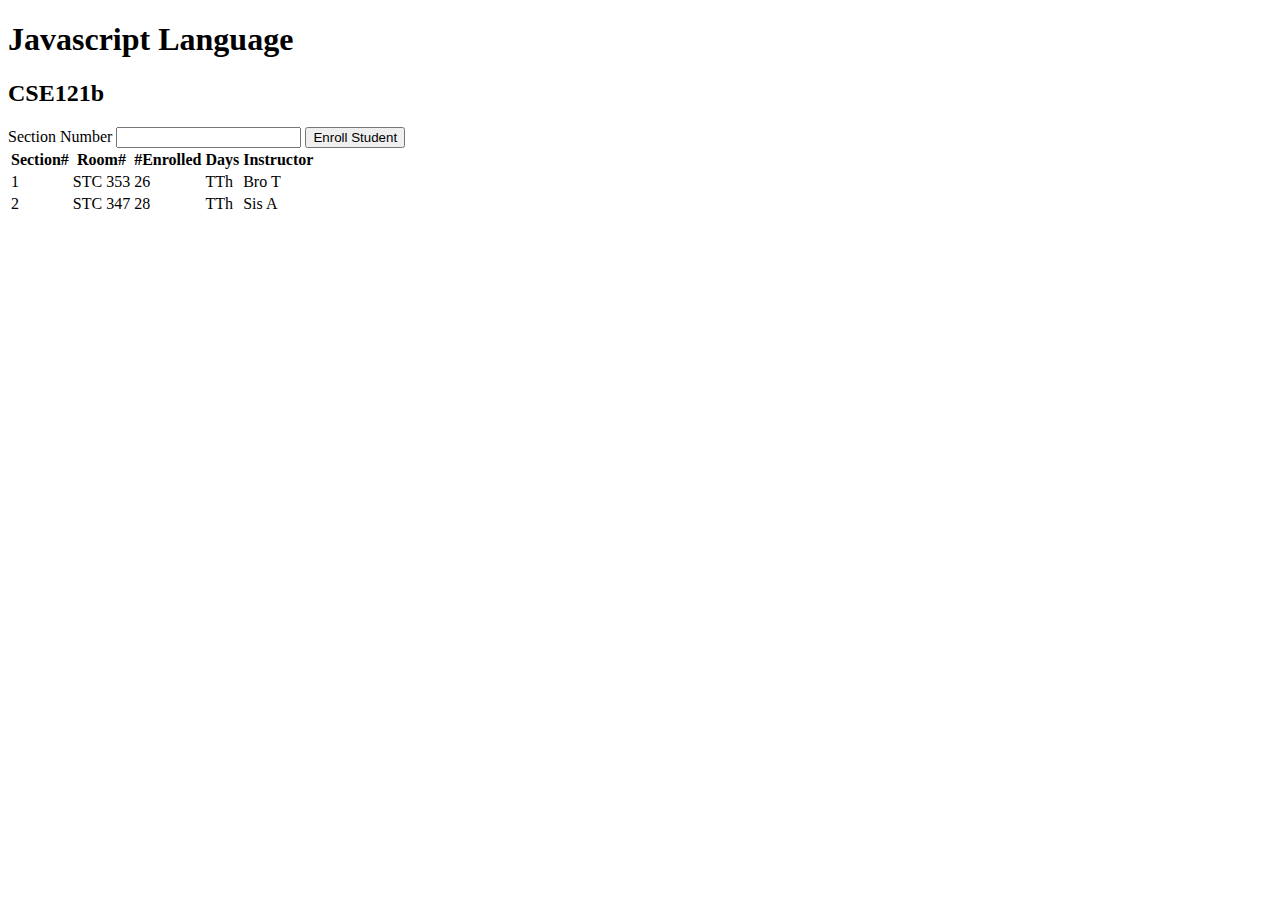
<file: JS Object/index.html>
<!DOCTYPE html>
<html lang="en">
<head>
    <meta charset="UTF-8">
    <meta name="viewport" content="width=device-width, initial-scale=1.0">
    <title>JS Object - Course Enrollment</title>
</head>
<body>
    <h1 id="courseName"></h1>
    <h2 id="courseCode"></h2>
    <label for="sectionNumber">Section Number</label>
    <input id="sectionNumber" />
    <button id="enrollStudent">Enroll Student</button>
    <table>
        <thead>
            <tr>
                <th>Section#</th>
                <th>Room#</th>
                <th>#Enrolled</th>
                <th>Days</th>
                <th>Instructor</th>
            </tr>
        </thead>
        <tbody id="sections"></tbody>
    </table>
    <script src="js/main.js"></script>
</body>
</html>
</file>
<file: arrayMethods/style.css>
body {
    font-family: Arial, sans-serif;
    max-width: 800px;
    margin: 40px auto;
}

section {
    background: #f4f4f4;
    border-radius: 8px;
    padding: 16px;
    margin-bottom: 20px;
}

h2 {
    color: #333;
}

table {
    width: 50%;
    border-collapse: collapse;
    margin-top: 20px;
}

td {
    text-align: center;
    padding: 12px;
    border-bottom: 1px solid #ccc;
}
</file>
<file: assignment 4/styles.css>
body {
    background-color: #ddd;
    font-size: 20px;
}

#content {
    max-width: 60%;
    margin: 40px auto;
    border: 1px solid darkgrey;
    padding: 50px;
}

p {
    color: #035f9c;
    font-size: 1.3em;
}

hr {
    height: 3px;
    background-color: #035f9c;
    margin: 30px auto;
    width: 80%;
}

h1, h2, p {
    text-align: center;
}

img {
    display: block;
    margin: 0 auto;
    width: 50%;
}

#topics {
    width: 55%;
    margin: 0 auto;
    line-height: 1.5em;
}

.list {
    list-style-type: none;
}

label {
    display: block;
    text-align: center;
    margin: 20px 0 10px;
}

select {
    display: block;
    margin: 0 auto 30px;
    padding: 5px;
    font-size: 16px;
}
</file>
<file: assignment 5/styles.css>
@import url("https://fonts.googleapis.com/css2?family=Roboto:ital,wght@0,100..900;1,100..900&display=swap");

/* Mobile First Styles */
body {
    font-family: Roboto, sans-serif;
    margin: 0;
    padding: 0;
}

header,
main,
footer {
    max-width: 1000px;
    margin: 1rem auto;
    border: 1px solid #ccc;
    padding: 1rem;
    background-color: lightblue;
}

h1 {
    text-align: center;
}

section {
    padding: 20px;
    background-color: white;
    margin: 1em;
    border: 1px solid #ccc;
}

nav a {
    padding: 20px;
    color: black;
    display: none;
}

nav a:hover {
    text-decoration: none;
    color: #616061;
}

.menu-btn {
    cursor: pointer;
    border: none;
    background-color: transparent;
}

.bar1, .bar2, .bar3 {
    width: 30px;
    height: 4px;
    background-color: black;
    margin: 5px 0;
}

footer {
    text-align: center;
}

/* Tablet View - 700px and up */
@media screen and (min-width: 700px) {
    .menu-btn {
        display: none;
    }
    
    nav {
        display: flex;
        justify-content: center;
    }
    
    nav a {
        display: block;
    }
    
    main {
        display: grid;
        grid-template-columns: 1fr 1fr;
    }
    
    section:last-child {
        grid-column: 1 / -1;
    }
}

/* Desktop View - 1000px and up */
@media screen and (min-width: 1000px) {
    nav a {
        display: inline-block;
    }
    
    main {
        display: grid;
        grid-template-columns: 1fr 1fr 1fr;
    }
    
    section:last-child {
        grid-column: auto;
    }
}
</file>
<file: assignment 6/styles.css>
h1 {
    text-align: center;
    margin: 35px 0;
}
.gallery {
    max-width: 1000px;
    margin: 0 auto;
}
figure img {
    width: 250px;
    height: 250px;
    object-fit: cover;
    padding: 5px;
    background-color: white;
    box-shadow: 5px 5px 15px black;
    display: block;
    margin: 0 auto;
    cursor: pointer;
}
/* modal */

dialog img {
    width: 90%;
    display: block;
    margin: 20vh auto;
}
dialog {
    width: 100%;
    height: 100%;
    background-color: rgba(0,0,0,.75);
}
.close-viewer {
    position: absolute;
    top: 10vh;
    right: 2vh;
    padding: 3px 6px;
    font-size: 1.5em;
    cursor: pointer;
}

@media screen and (min-width: 700px) {
    .gallery {
        display: grid;
        grid-template-columns: 1fr 1fr;
    }
}
@media screen and (min-width: 1000px) {
    .gallery {
        grid-template-columns: 1fr 1fr 1fr;
    }
    dialog img {
        width: 60%;
        margin: 15vh auto;
    }
    .close-viewer {
        position: absolute;
        right: 15vh;
    }
    .viewer {
        margin: 50px;
        padding: 50px;
    }
    .viewer img {
        max-width: 800px;
    }
}
</file>
<file: assignment 7/styles.css>
@import url("https://fonts.googleapis.com/css2?family=Roboto:ital,wght@0,100..900;1,100..900&display=swap");

/* Mobile First Styles */
body {
    font-family: Roboto, sans-serif;
    margin: 0;
    padding: 0;
}

header,
main,
footer {
    max-width: 1000px;
    margin: 1rem auto;
    border: 1px solid #ccc;
    padding: 1rem;
    background-color: lightblue;
}

h1 {
    text-align: center;
}

section {
    padding: 20px;
    background-color: white;
    margin: 1em;
    border: 1px solid #ccc;
}

nav a {
    padding: 20px;
    color: black;
    display: block;
    text-decoration: none;
    border-top: 1px solid rgba(0, 0, 0, 0.2);
    text-align: center;
}

nav a:hover {
    text-decoration: none;
    color: #616061;
    background-color: rgba(255, 255, 255, 0.3);
}

.menu-btn {
    cursor: pointer;
    border: none;
    background-color: transparent;
    padding: 10px;
}

.bar1, .bar2, .bar3 {
    width: 30px;
    height: 4px;
    background-color: black;
    margin: 5px 0;
    transition: 0.4s;
}

.hide {
    display: none;
}

.change .bar1 {
    transform: translate(0, 11px) rotate(-45deg);
}

.change .bar2 {
    opacity: 0;
}

.change .bar3 {
    transform: translate(0, -11px) rotate(45deg);
}

footer {
    text-align: center;
}

/* Tablet View - 700px and up */
@media screen and (min-width: 700px) {
    .menu-btn {
        display: none;
    }
    
    nav {
        display: flex;
        justify-content: center;
    }
    
    nav.hide {
        display: flex;
    }
    
    nav a {
        border-top: none;
    }
    
    main {
        display: grid;
        grid-template-columns: 1fr 1fr;
    }
    
    section:last-child {
        grid-column: 1 / -1;
    }
}

/* Desktop View - 1000px and up */
@media screen and (min-width: 1000px) {
    nav a {
        display: inline-block;
    }
    
    main {
        display: grid;
        grid-template-columns: 1fr 1fr 1fr;
    }
    
    section:last-child {
        grid-column: auto;
    }
}
</file>
<file: assignment 8/styles.css>
/* Mobile First Design - Base Styles */
body {
    font-family: Arial, sans-serif;
    margin: 0;
    padding: 0;
    line-height: 1.6;
}

header, footer {
    background-color: #222;
    color: white;
    padding: 1rem;
    text-align: center;
}

.main-nav {
    list-style: none;
    padding: 0;
    margin: 0;
}

.main-nav li {
    padding: 8px;
}

.main-nav a {
    color: #ffc107;
    text-decoration: none;
    font-weight: bold;
}

.main-nav a:hover {
    color: #ffeb3b;
}

#movie-list {
    padding: 0 1rem;
}

.movie {
    border: 2px solid #ccc;
    padding: 1rem;
    border-radius: 10px;
    margin: 20px auto;
    display: grid;
    grid-template-columns: 1fr;
    gap: 10px;
}

.movie h2 {
    color: #b30059;
    font-size: 1.5rem;
    text-align: center;
    margin: 10px 0;
}

.movie p {
    padding-left: 10px;
    margin: 5px 0;
}

.movie img {
    max-width: 100%;
    display: block;
    border-radius: 8px;
    margin: 0 auto;
}

.desc {
    grid-column: 1;
}


@media (min-width: 600px) {
    .main-nav {
        display: flex;
        justify-content: center;
        gap: 20px;
    }
    
    #movie-list {
        padding: 0 2rem;
    }
    
    .movie {
        max-width: 700px;
        grid-template-columns: 1fr 1fr;
    }
    
    .movie h2 {
        grid-column: 1 / 3;
    }
    
    .movie img {
        grid-column: 1;
        grid-row: 2 / 7;
        max-width: 250px;
    }
    
    .desc {
        grid-column: 1 / 3;
    }
}


@media (min-width: 900px) {
    #movie-list {
        max-width: 1200px;
        margin: 0 auto;
    }
    
    .movie {
        max-width: 900px;
    }
}
</file>
<file: assignment2/style.css>
body {
    font-family: 'Times New Roman', serif;
    background-color: #f5f5f5;
    margin: 0;
    padding: 40px;
}

#content {
    max-width: 600px;
    margin: 0 auto;
    background-color: white;
    padding: 30px;
    border: 2px solid #ccc;
    text-align: center;
}

h1 {
    font-size: 28px;
    margin-bottom: 8px;
    color: #333;
}

p {
    color: #4a90e2;
    font-size: 16px;
    margin-bottom: 20px;
}

hr {
    border: none;
    border-top: 3px solid #4a90e2;
    margin: 20px 0;
    width: 80%;
}

img {
    width: 300px;
    height: auto;
    margin: 20px 0;
}

#topics h2 {
    font-size: 22px;
    margin: 25px 0 10px 0;
    color: #333;
}

.list {
    text-align: left;
    max-width: 400px;
    margin: 0 auto 20px auto;
}

.list li {
    margin-bottom: 5px;
    font-size: 14px;
    line-height: 1.4;
}
</file>
<file: charactercard/styles.css>
*, *::before, *::after {
  box-sizing: border-box;
  margin: 0;
  padding: 0;
}

body {
  min-height: 100vh;
  display: flex;
  align-items: center;
  justify-content: center;
  background-color: #b8c8d4;
  font-family: Arial, Helvetica, sans-serif;
}

.card {
  width: 360px;
  border-radius: 18px;
  overflow: hidden;
  box-shadow: 0 10px 40px rgba(0, 0, 0, 0.45);
  background-color: #2e3d45;
}

.card img {
  width: 100%;
  height: 300px;
  object-fit: cover;
  display: block;
}

/* Grey name band */
.card-body {
  background-color: #4a5d66;
  padding: 14px 20px 0;
}

.card-body h1 {
  font-size: 1.55rem;
  font-weight: 700;
  color: #ffffff;
  margin-bottom: 0;
  padding-bottom: 12px;
}

/* Dark stats section */
.card-stats {
  background-color: #2e3d45;
  padding: 14px 20px 20px;
}

.card-stats p {
  font-size: 0.92rem;
  margin-bottom: 5px;
  color: #ccd6dd;
}

.card-stats p strong {
  color: #e8eef2;
}

.card-buttons {
  display: flex;
  gap: 14px;
  margin-top: 16px;
  justify-content: center;
}

button {
  padding: 8px 28px;
  border: none;
  border-radius: 8px;
  font-size: 0.9rem;
  font-weight: 600;
  cursor: pointer;
  background-color: #4a5d66;
  color: #ffffff;
  transition: background-color 0.2s ease, transform 0.1s ease;
}

button:hover {
  background-color: #5a7080;
}

button:active {
  transform: scale(0.97);
}

button:disabled {
  background-color: #3d4f57;
  color: #7a8e96;
  cursor: not-allowed;
  transform: none;
}
</file>
<file: credit/styles.css>
* {
    margin: 0;
    padding: 0;
    box-sizing: border-box;
}

body {
    font-family: Arial, sans-serif;
    background: #f0f0f0;
    min-height: 100vh;
    display: flex;
    justify-content: center;
    align-items: center;
    padding: 60px 40px;
}

.container {
    width: 100%;
    max-width: 600px;
}

form {
    position: relative;
    padding-bottom: 0;
}

/* Shared card styles */
.card {
    background: #cccccc;
    border-radius: 16px;
    box-shadow: 4px 6px 20px rgba(0, 0, 0, 0.25);
}

/* Back card — offset down-right, behind front card */
.card-back {
    position: absolute;
    top: 100px;
    left: 80px;
    right: -40px;
    height: 260px;
    z-index: 1;
    overflow: hidden;
}

.magnetic-stripe {
    position: absolute;
    top: 35px;
    left: 0;
    right: 0;
    height: 52px;
    background: #111;
}

.cvv-section {
    position: absolute;
    bottom: 30px;
    right: 30px;
    width: 120px;
}

.cvv-section label {
    color: #000;
    font-size: 12px;
    font-weight: bold;
    letter-spacing: 0.5px;
    margin-bottom: 6px;
    display: block;
    text-transform: uppercase;
}

.cvv-section input {
    width: 100%;
    padding: 10px 12px;
    border: 1px solid #aaa;
    border-radius: 5px;
    background: #fff;
    color: #555;
    font-size: 15px;
}

/* Front card — on top */
.card-front {
    position: relative;
    z-index: 2;
    padding: 28px 32px 32px 32px;
    display: grid;
    grid-template-rows: auto auto auto;
    gap: 18px;
    margin-right: 30px;
    margin-bottom: 0;
}

.total-section {
    display: flex;
    justify-content: space-between;
    align-items: flex-start;
    font-size: 20px;
    font-weight: bold;
    color: #000;
}

/* Chip image (gold rectangle) */
.chip {
    width: 52px;
    height: 38px;
    background: linear-gradient(135deg, #c8a84b 0%, #e8d080 40%, #b8902a 100%);
    border-radius: 5px;
    border: 1px solid #a07820;
    position: relative;
    overflow: hidden;
}

.chip::before {
    content: '';
    position: absolute;
    top: 50%;
    left: 0; right: 0;
    height: 1px;
    background: rgba(0,0,0,0.3);
    transform: translateY(-50%);
}

.chip::after {
    content: '';
    position: absolute;
    left: 50%;
    top: 0; bottom: 0;
    width: 1px;
    background: rgba(0,0,0,0.3);
    transform: translateX(-50%);
}

.card-number-section label {
    font-size: 13px;
    font-weight: bold;
    letter-spacing: 0.5px;
    margin-bottom: 8px;
    display: block;
    text-transform: uppercase;
    color: #000;
}

.card-number-section input {
    width: 65%;
    padding: 10px 14px;
    border: 1px solid #aaa;
    border-radius: 5px;
    background: #fff;
    color: #555;
    font-size: 15px;
    font-family: Arial, sans-serif;
}

/* Bottom row: card holder + expiration side by side */
.bottom-row {
    display: grid;
    grid-template-columns: 2fr 1fr;
    gap: 20px;
    align-items: end;
}

.card-holder-section label,
.card-expiration label {
    font-size: 13px;
    font-weight: bold;
    letter-spacing: 0.5px;
    margin-bottom: 8px;
    display: block;
    text-transform: uppercase;
    color: #000;
}

.card-holder-section input {
    width: 100%;
    padding: 10px 14px;
    border: 1px solid #aaa;
    border-radius: 5px;
    background: #fff;
    color: #555;
    font-size: 15px;
}

.exp-inputs {
    display: flex;
    gap: 8px;
}

.exp-inputs input {
    width: 60px;
    padding: 10px 10px;
    border: 1px solid #aaa;
    border-radius: 5px;
    background: #fff;
    color: #555;
    font-size: 15px;
    text-align: center;
    font-family: Arial, sans-serif;
}

input::placeholder {
    color: #aaa;
}

input:focus {
    outline: none;
    border-color: #666;
}

input.error {
    border-color: #ff0000;
    background: #fff5f5;
}

/* Submit button — sits below back card, aligned right */
.submit-btn {
    display: block;
    position: relative;
    z-index: 0;
    margin-top: 160px;
    margin-left: auto;
    margin-right: -20px;
    padding: 12px 50px;
    background: #fff;
    color: #000;
    border: 2px solid #888;
    border-radius: 10px;
    font-size: 17px;
    cursor: pointer;
    transition: background 0.2s, color 0.2s;
}

.submit-btn:hover {
    background: #333;
    color: #fff;
}

.feedback {
    margin-top: 20px;
    padding: 20px 24px;
    border-radius: 10px;
    font-weight: bold;
    animation: slideIn 0.4s ease;
    line-height: 1.6;
}

.feedback.success {
    background: #2e7d32;
    color: white;
    text-align: center;
    border-left: 6px solid #81c784;
}

.feedback.error {
    background: #c62828;
    color: white;
    text-align: left;
    border-left: 6px solid #ef9a9a;
}

.feedback.hidden  { display: none; }

@keyframes slideIn {
    from { opacity: 0; transform: translateY(-15px); }
    to   { opacity: 1; transform: translateY(0); }
}

@media (max-width: 560px) {
    .card-back {
        top: 30px;
        left: 20px;
        right: -10px;
    }
    .bottom-row {
        grid-template-columns: 1fr;
    }
    .card-front {
        margin-right: 10px;
        margin-bottom: 60px;
    }
    .submit-btn {
        margin-top: 200px;
        margin-right: 0;
        width: 100%;
    }
}
</file>
<file: dContent/style.css>
* { margin: 0; padding: 0; box-sizing: border-box; }

body {
  font-family: Arial, sans-serif;
  background: #d6d8de;
  color: #1a1a1a;
}

/* NAVBAR */
.navbar {
  display: flex;
  flex-direction: column;
  align-items: center;
  padding: 1.2rem 2rem 0.8rem;
  background: #1a1a1a;
}

.logo {
  font-size: 1.6rem;
  font-weight: bold;
  color: #ffffff;
  margin-bottom: 0.6rem;
}

.nav-links {
  list-style: none;
  display: flex;
  gap: 2rem;
}

.nav-links a {
  color: #f0c040;
  text-decoration: none;
  font-size: 0.95rem;
}

.nav-links a:hover { text-decoration: underline; }

/* MAIN */
#main-content {
  max-width: 780px;
  margin: 1.8rem auto;
  padding: 0 1rem;
}

/* MOVIE LIST */
#movie-list {
  display: flex;
  flex-direction: column;
  gap: 1rem;
}

/* MOVIE CARD */
.movie-card {
  display: grid;
  grid-template-columns: 220px 1fr;
  grid-template-rows: auto auto;
  background: #ffffff;
  border-radius: 8px;
  border: 1px solid #ccc;
  padding: 1.5rem;
  gap: 1.5rem;
}

/* TITLE spans full width at top */
.movie-title {
  grid-column: 1 / -1;
  grid-row: 1;
  font-size: 1.1rem;
  font-weight: bold;
  color: #cc0066;
  text-align: center;
  padding: 0.7rem 1.2rem 0.4rem;
}

/* THUMBNAIL */
.movie-thumbnail {
  grid-column: 1;
  grid-row: 1;
  width: 100%;
  height: auto;
  border-radius: 6px;
  object-fit: cover;
  display: block;
}

.movie-thumbnail-placeholder {
  grid-column: 1;
  grid-row: 1;
  width: 100%;
  height: 330px;
  background: #c0c8d8;
  border-radius: 6px;
  display: flex;
  align-items: center;
  justify-content: center;
  font-size: 2.5rem;
}

/* MOVIE INFO */
.movie-info {
  grid-column: 2;
  grid-row: 1;
  display: flex;
  flex-direction: column;
  justify-content: flex-start;
  gap: 1.5rem;
  padding-top: 0.5rem;
}

.movie-title {
  font-size: 1.4rem;
  font-weight: bold;
  color: #cc0066;
  text-align: center;
  margin-bottom: 0.5rem;
}

.movie-meta-line {
  font-size: 0.9rem;
  color: #333;
}

.movie-meta-line span {
  font-weight: bold;
  color: #111;
}

.movie-stars {
  font-size: 1rem;
  color: #f0c040;
}

/* DESCRIPTION spans full width below image + info */
.movie-description {
  grid-column: 1 / -1;
  grid-row: 2;
  font-size: 0.9rem;
  color: #222;
  line-height: 1.5;
  padding: 0.6rem 1.2rem 1rem 1.2rem;
  border-top: 1px solid #eee;
}

/* FOOTER */
footer {
  text-align: center;
  padding: 1.2rem;
  background: #1a1a1a;
  color: #888;
  font-size: 0.82rem;
  margin-top: 2rem;
}

/* RESPONSIVE */
@media (max-width: 560px) {
  .movie-card { grid-template-columns: 1fr; }
  .movie-thumbnail,
  .movie-thumbnail-placeholder { width: 100%; height: auto; grid-row: 1; }
  .movie-info { grid-column: 1; grid-row: 2; }
  .movie-description { grid-row: 3; }
}
</file>
<file: filterning and sorting/styles.css>
:root {
  --text-color: #101010;
  --muted: #6b6b6b;
  --badge-bg: #e5e5e5;
  --badge-border: #9f9f9f;
}

* {
  box-sizing: border-box;
}

body {
  margin: 0;
  font-family: Georgia, "Times New Roman", serif;
  color: var(--text-color);
  background: #f4f4f4;
}

.container {
  max-width: 900px;
  padding: 8px;
}

.search-row {
  display: flex;
  gap: 8px;
  align-items: center;
  margin-bottom: 12px;
}

.search-row input {
  width: 160px;
  height: 24px;
  border: 1px solid #557ea3;
}

.card {
  margin-bottom: 20px;
}

.card h2 {
  margin: 0 0 8px 0;
}

.tags {
  display: flex;
  gap: 6px;
  flex-wrap: wrap;
  margin-bottom: 8px;
}

.tag {
  padding: 2px 8px;
  border: 1px solid var(--badge-border);
  background: var(--badge-bg);
  font-size: 14px;
}

.description {
  margin: 0 0 8px 0;
  line-height: 1.35;
}

.difficulty {
  margin: 0;
}

.empty {
  color: var(--muted);
}
</file>
<file: flexbox/flexbox.css>
* {
    box-sizing: border-box;
}

body {
    font-family: 'Segoe UI', Tahoma, Geneva, Verdana, sans-serif;
    font-size: 16px;
    max-width: 1280px;
    margin: 0 auto;
    padding: 1em;
    line-height: 1.6;
    color: #333;
    background-color: #f9f9f9;
}

/* ===== Header & Navigation ===== */
header {
    margin-bottom: 2em;
    border-bottom: 2px solid #e0e0e0;
    padding-bottom: 1em;
}

h1 {
    margin: 0 0 1em 0;
    font-size: 2.5em;
    font-weight: 700;
}

nav {
    display: flex;
    justify-content: flex-start;
}

.main-nav {
    list-style-type: none;
    margin: 0;
    padding: 0;
    display: flex;
    gap: 2em;
    flex-wrap: wrap;
}

.main-nav a {
    color: #0066cc;
    text-decoration: none;
    font-weight: 500;
    transition: color 0.3s ease;
}

.main-nav a:hover {
    color: #0052a3;
    text-decoration: underline;
}

/* ===== Images ===== */
img {
    max-width: 100%;
    height: auto;
    display: block;
}

/* ===== Media Card Container (Single Card with Image & Text) ===== */
.media-card-container {
    margin-bottom: 3em;
}

.media-card-container h2 {
    font-size: 1.8em;
    margin-bottom: 1.5em;
    margin-top: 0;
}

.media-card-layout {
    display: flex;
    gap: 2em;
    background: white;
    padding: 2em;
    border-radius: 8px;
    box-shadow: 0 2px 8px rgba(0, 0, 0, 0.1);
    min-height: 350px;
}

.media-card-layout .media-card-image {
    flex: 1;
    min-width: 250px;
}

.media-card-layout .media-card-content {
    flex: 1;
    display: flex;
    flex-direction: column;
    justify-content: flex-start;
    padding-top: 1em;
}

.media-card-layout h3 {
    margin-top: 0;
    margin-bottom: 0.8em;
    font-size: 1.4em;
    color: #222;
}

.media-card-layout p {
    margin: 0;
    color: #555;
    line-height: 1.7;
}

hr {
    margin-top: 3em;
    margin-bottom: 0;
    border: none;
    border-top: 2px solid #e0e0e0;
}

/* ===== Gallery Section ===== */
.gallery-container {
    margin-bottom: 2em;
}

.gallery-container h2 {
    font-size: 1.8em;
    margin-bottom: 1.5em;
    margin-top: 0;
}

.gallery {
    display: grid;
    grid-template-columns: repeat(2, 1fr);
    gap: 1.5em;
    width: 100%;
}

/* ===== Media Cards in Gallery ===== */
.media-card {
    background: white;
    border-radius: 8px;
    overflow: hidden;
    box-shadow: 0 2px 8px rgba(0, 0, 0, 0.1);
    transition: transform 0.3s ease, box-shadow 0.3s ease;
    display: flex;
    flex-direction: row;
    align-items: stretch;
}

.media-card:hover {
    transform: translateY(-4px);
    box-shadow: 0 4px 12px rgba(0, 0, 0, 0.15);
}

.media-card-image {
    flex: 0 0 40%;
    overflow: hidden;
    background-color: #f0f0f0;
    min-width: 120px;
}

.media-card-image img {
    width: 100%;
    height: 100%;
    object-fit: cover;
    transition: transform 0.3s ease;
}

.media-card:hover .media-card-image img {
    transform: scale(1.05);
}

.media-card-content {
    padding: 1em;
    flex: 1;
    display: flex;
    flex-direction: column;
    justify-content: flex-start;
}

.media-card h3 {
    margin: 0 0 0.8em 0;
    font-size: 1.2em;
    color: #222;
}

.media-card p {
    margin: 0;
    color: #555;
    font-size: 0.95em;
    line-height: 1.6;
    flex-grow: 1;
}

/* ===== Responsive Design ===== */

/* Tablet: 768px and above */
@media (max-width: 768px) {
    body {
        font-size: 14px;
        padding: 0.8em;
    }

    h1 {
        font-size: 2em;
        margin-bottom: 0.8em;
    }

    .main-nav {
        gap: 1.5em;
    }

    .media-card-layout {
        flex-direction: column;
        gap: 1.5em;
        padding: 1em;
    }

    .media-card-layout .media-card-image {
        min-width: unset;
    }

    .gallery {
        grid-template-columns: repeat(2, 1fr);
        gap: 1.2em;
    }

    .media-card-image {
        flex: 0 0 35%;
    }
}

/* Mobile: 480px and below */
@media (max-width: 480px) {
    body {
        font-size: 14px;
        padding: 0.5em;
    }

    h1 {
        font-size: 1.6em;
        margin-bottom: 0.8em;
    }

    .main-nav {
        gap: 1em;
        font-size: 0.9em;
    }

    .main-nav a {
        padding: 0.3em 0.5em;
    }

    .media-card-container h2,
    .gallery-container h2 {
        font-size: 1.4em;
        margin-bottom: 1em;
    }

    .media-card-layout {
        flex-direction: column;
        gap: 1em;
        padding: 0.8em;
        border-radius: 6px;
    }

    .media-card-layout h3 {
        font-size: 1.1em;
        margin-bottom: 0.5em;
    }

    .media-card-layout p {
        font-size: 0.95em;
    }

    .gallery {
        grid-template-columns: 1fr;
        gap: 1em;
    }

    .media-card {
        border-radius: 6px;
        flex-direction: column;
    }

    .media-card-image {
        flex: 0 0 auto;
        min-width: 100%;
        height: 150px;
    }

    .media-card h3 {
        font-size: 1.05em;
        margin-bottom: 0.6em;
    }

    .media-card p {
        font-size: 0.9em;
    }

    .media-card-content {
        padding: 1em;
    }

    .media-card-image img {
        height: 150px;
    }

    hr {
        margin-top: 2em;
    }
}

/* Extra small devices: 360px and below */
@media (max-width: 360px) {
    body {
        font-size: 13px;
        padding: 0.3em;
    }

    h1 {
        font-size: 1.4em;
    }

    .main-nav {
        gap: 0.8em;
        font-size: 0.8em;
    }

    .media-card-layout {
        padding: 0.6em;
    }

    .media-card-content {
        padding: 0.8em;
    }
}
</file>
